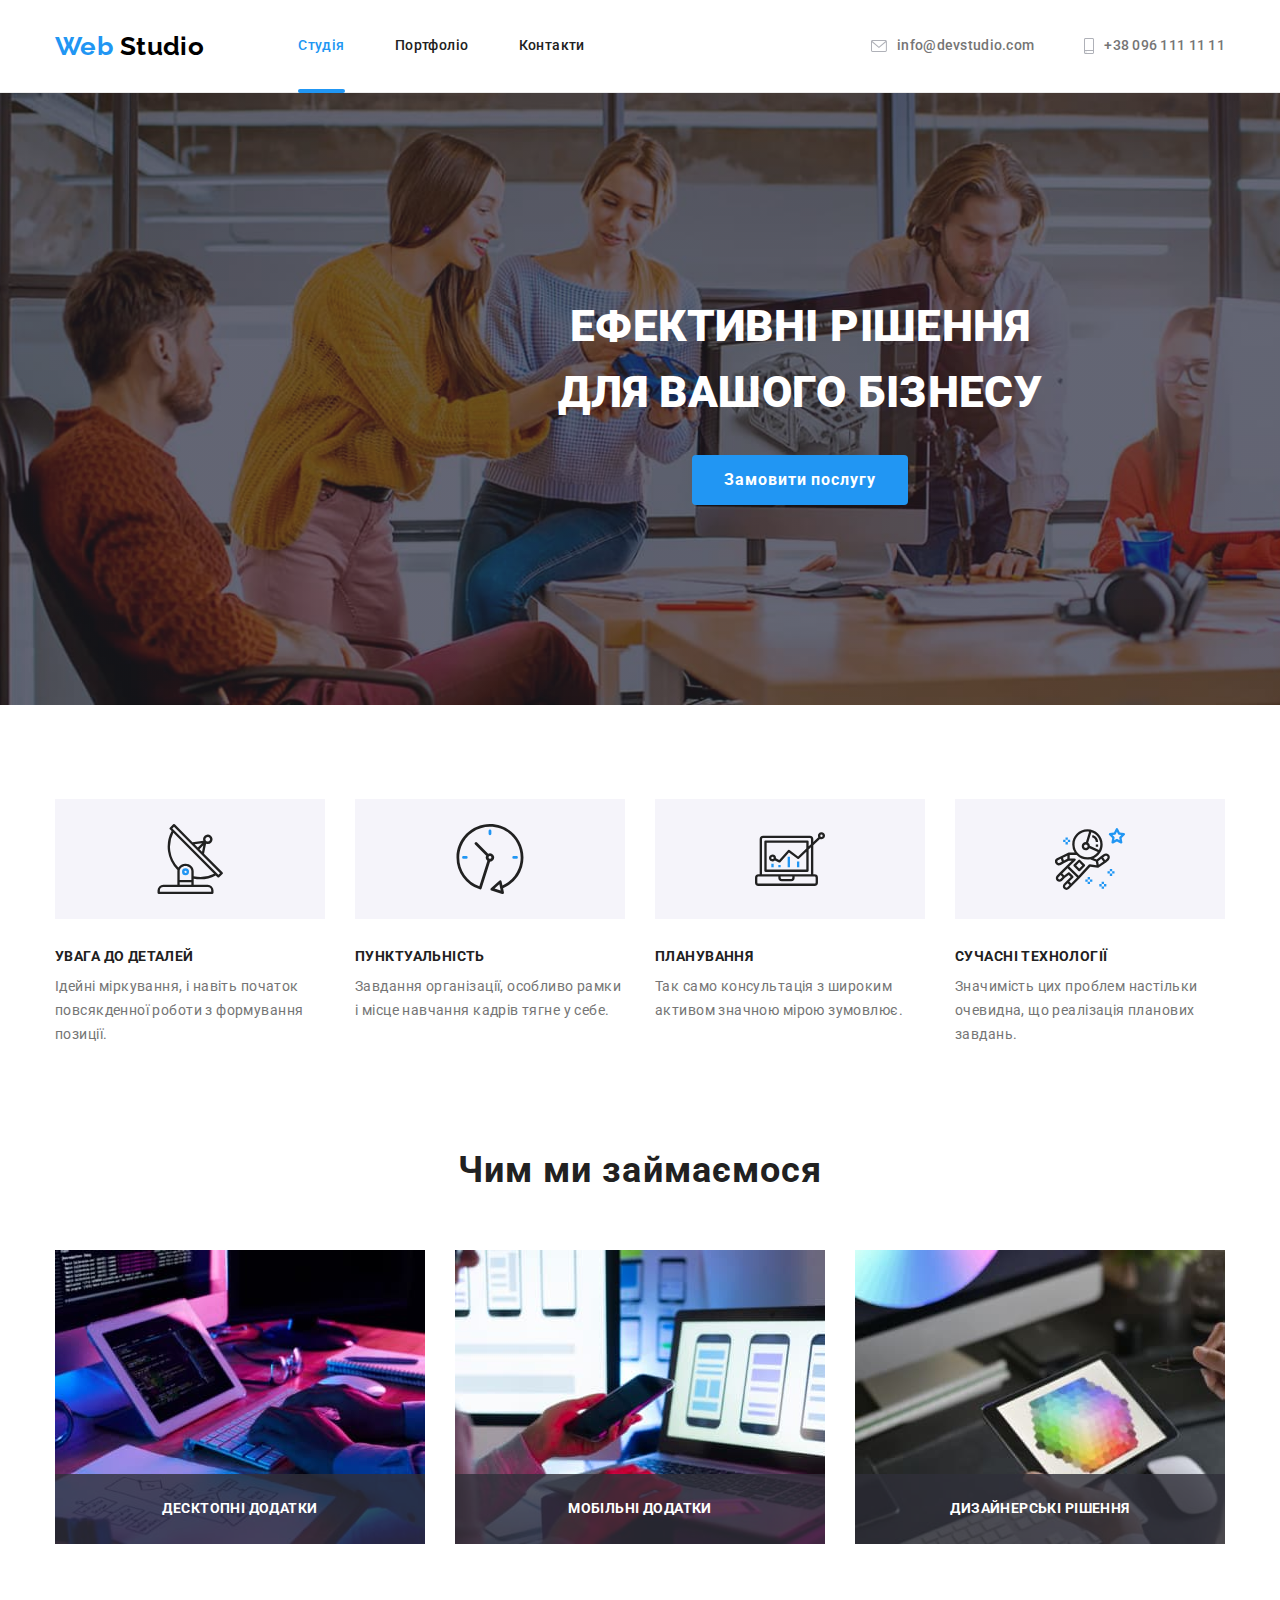
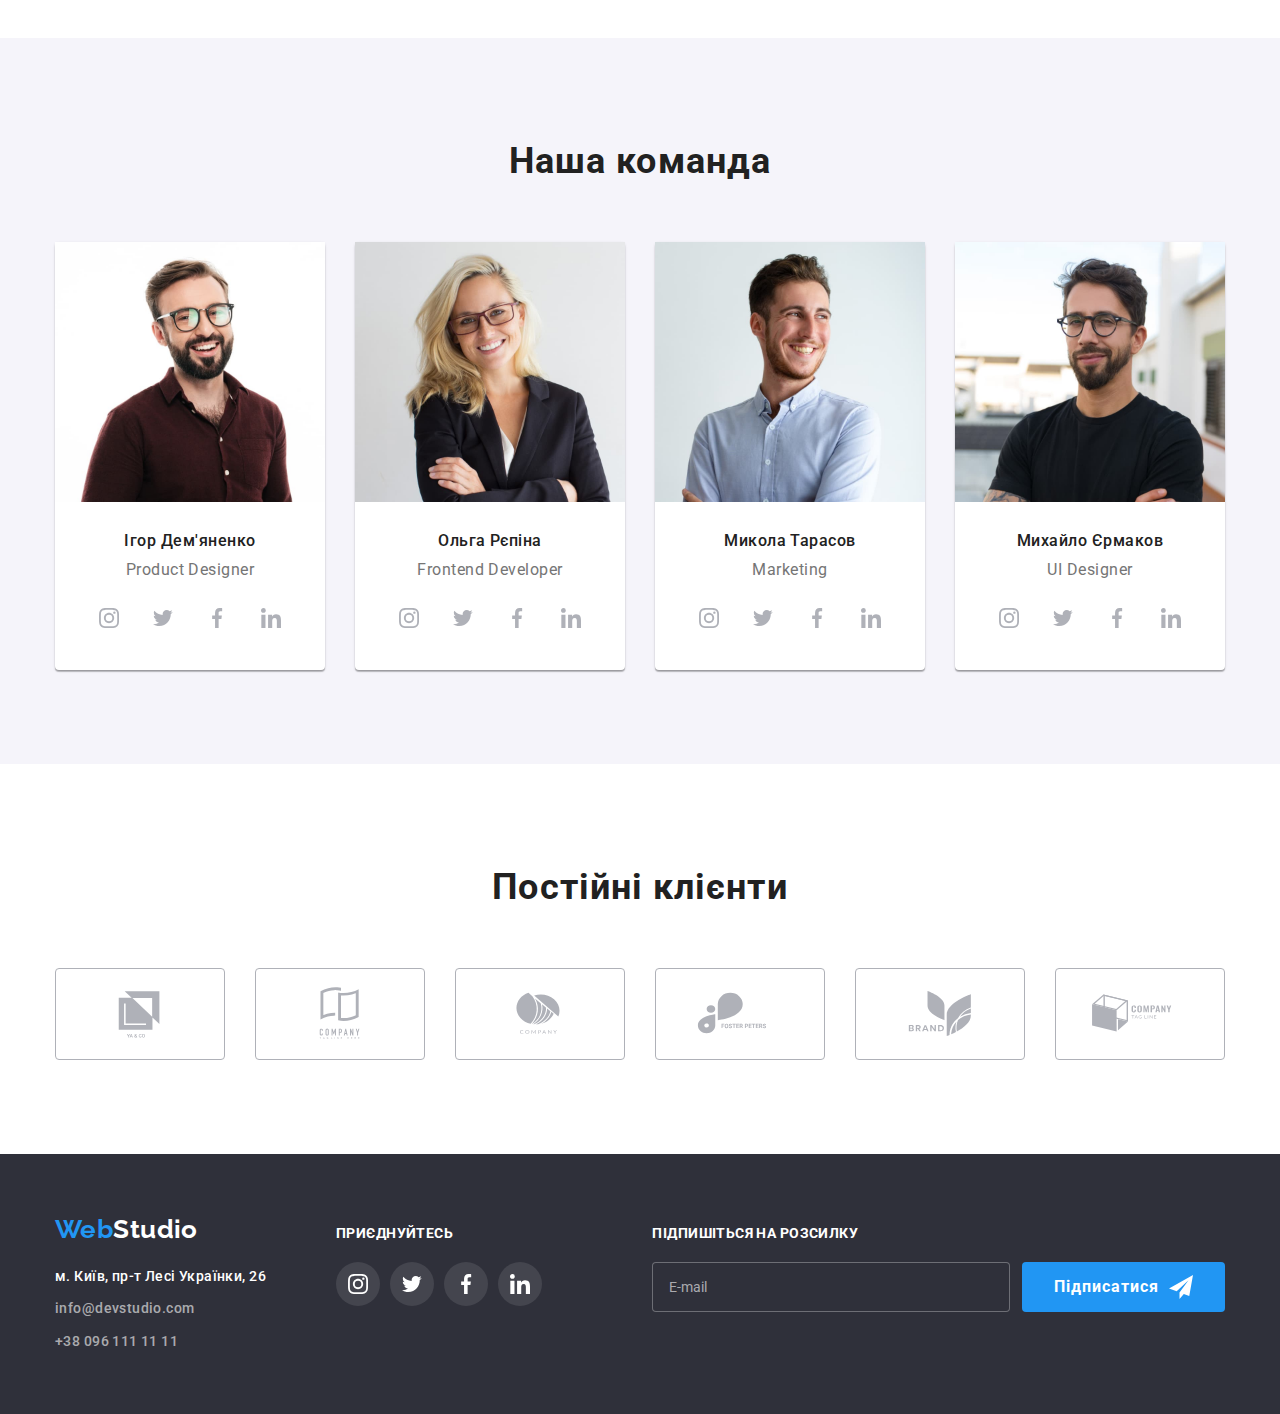
<file: index.html>
<!DOCTYPE html>
<html lang="uk">
  <head>
    <meta charset="UTF-8" />
    <meta http-equiv="X-UA-Compatible" content="IE=edge" />
    <meta name="viewport" content="width=device-width, initial-scale=1.0" />
    <title>webstudio</title>
    <link
      rel="stylesheet"
      href="https://cdn.jsdelivr.net/npm/modern-normalize@1.1.0/modern-normalize.min.css"
    />
    <!-- <link rel="stylesheet" href="./CSS/style.css" /> -->
    <link rel="stylesheet" href="./CSS/main.min.css">
    <link rel="preconnect" href="https://fonts.googleapis.com" />
    <link rel="preconnect" href="https://fonts.gstatic.com" crossorigin />
    <link
      href="https://fonts.googleapis.com/css2?family=Montserrat:wght@400;700&family=Raleway:wght@700&family=Roboto:wght@400;500;700;900&display=swap"
      rel="stylesheet"
    />
  </head>
  <body>
    <header class="page-header border-header">
      <div class="container page-header-container">
        <a class="link logo-site" href="index.html"
          ><span class="logo-first-color">Web</span> Studio</a
        >
        <nav class="header-links">
          <ul class="site-nav list">
            <li class="site-nav__item">
              <a class="link site-nav__link site-nav__link--current" href="./index.html">Студія</a>
            </li>
            <li class="site-nav__item">
              <a class="link site-nav__link" href="./portfolio.html">Портфоліо</a>
            </li>
            <li class="site-nav__item">
              <a class="link site-nav__link" href="">Контакти</a></li>
          </ul>
        </nav>
        <ul class="list header-nav">
          <li class="">
            <a class="link navigation navig" href="mailto:info@devstudio.com"
              ><svg class="nav-icon" width="16" height="12">
                <use href="./images/sprite.svg#icon-envelope"></use></svg
              >info@devstudio.com</a
            >
          </li>
          <li class="">
            <a class="link navigation navig" href="tel:+380961111111"
              ><svg class="nav-icon" width="10" height="16">
                <use href="./images/sprite.svg#icon-smartphone"></use></svg
              >+38 096 111 11 11</a
            >
          </li>
        </ul>
      </div>
    </header>
    <main>
      <section class="section main-theme">
        <div class="container hero">
          <h1 class="first-title">
            Ефективні рішення<br />
            для вашого бізнесу
          </h1>
          <button class="button" type="button" data-modal-open>
            Замовити послугу
          </button>
        </div>
      </section>
      <section class="section">
        <div class="container">
          <h2 class="visually-hidden">Наші переваги</h2>
          <ul class="list benefits">
            <li class="benefits__card">
              <div class="benefit-box">
                <svg class="" height="70" width="70">
                  <use href="./images/sprite.svg#icon-antenna"></use>
                </svg>
              </div>
              <h3 class="title-third-row">Увага до деталей</h3>
              <p>
                Ідейні міркування, і навіть початок повсякденної роботи з
                формування позиції.
              </p>
            </li>
            <li class="benefits__card">
              <div class="benefit-box">
                <svg class="" height="70" width="70">
                  <use href="./images/sprite.svg#icon-clock"></use>
                </svg>
              </div>
              <h3 class="title-third-row">Пунктуальність</h3>
              <p>
                Завдання організації, особливо рамки і місце навчання кадрів
                тягне у себе.
              </p>
            </li>
            <li class="benefits__card">
              <div class="benefit-box">
                <svg class="" height="70" width="70">
                  <use href="./images/sprite.svg#icon-diagram"></use>
                </svg>
              </div>
              <h3 class="title-third-row">Планування</h3>
              <p>
                Так само консультація з широким активом значною мірою зумовлює.
              </p>
            </li>
            <li class="benefits__card">
              <div class="benefit-box">
                <svg class="" height="70" width="70">
                  <use href="./images/sprite.svg#icon-astronaut"></use>
                </svg>
              </div>
              <h3 class="title-third-row">Сучасні технології</h3>
              <p>
                Значимість цих проблем настільки очевидна, що реалізація
                планових завдань.
              </p>
            </li>
          </ul>
        </div>
      </section>
      <section class="section about">
        <div class="container">
          <h2 class="title-second-row">Чим ми займаємося</h2>
          <ul class="list engaged">
            <li class="engaged-element">
              <div class="engaged-img-wrapper">
                <img
                  src="./images/box-1.jpg"
                  alt="writing code"
                  width="370"
                  height="294"
                />
                <p class="engaged-wrapper">Десктопні додатки</p>
              </div>
            </li>
            <li class="engaged-element">
              <div class="engaged-img-wrapper">
                <img
                  src="./images/box-2.jpg"
                  alt="adaptation for gadgets"
                  width="370"
                  height="294"
                />
                <p class="engaged-wrapper">Мобільні додатки</p>
              </div>
            </li>
            <li class="engaged-element">
              <div class="engaged-img-wrapper">
                <img
                  src="./images/box-3.jpg"
                  alt="choice of color theme"
                  width="370"
                  height="294"
                />
                <p class="engaged-wrapper">Дизайнерські рішення</p>
              </div>
            </li>
          </ul>
        </div>
      </section>
      <section class="section third-section">
        <div class="container">
          <h2 class="title-second-row">Наша команда</h2>
          <ul class="members list">
            <li class="member-card element">
              <img
                src="./images/ihor.jpg"
                alt="ihor_denyanenko"
                width="270"
                height="260"
              />
              <div class="description-member">
                <h3 class="name-members-list">Ігор Дем'яненко</h3>
                <p class="professions-list" lang="en">Product Designer</p>
                <ul class="social-list">
                  <li class="social-list-item">
                    <a href="" class="social-list-link link">
                      <svg
                        lang="en"
                        aria-label="instagram icon"
                        class="social-list-icon"
                        width="20"
                        height="20"
                      >
                        <use href="./images/sprite.svg#icon-instagram"></use>
                      </svg>
                    </a>
                  </li>
                  <li class="social-list-item">
                    <a href="" class="social-list-link">
                      <svg
                        lang="en"
                        aria-label="twitter icon"
                        class="social-list-icon"
                        width="20"
                        height="20"
                      >
                        <use href="./images/sprite.svg#icon-twitter"></use>
                      </svg>
                    </a>
                  </li>
                  <li class="social-list-item">
                    <a href="" class="social-list-link">
                      <svg
                        lang="en"
                        aria-label="facebook icon"
                        class="social-list-icon"
                        width="20"
                        height="20"
                      >
                        <use href="./images/sprite.svg#icon-facebook"></use>
                      </svg>
                    </a>
                  </li>
                  <li class="social-list-item">
                    <a href="" class="social-list-link">
                      <svg
                        lang="en"
                        aria-label="linkedin icon"
                        class="social-list-icon"
                        width="20"
                        height="20"
                      >
                        <use href="./images/sprite.svg#icon-linkedin"></use>
                      </svg>
                    </a>
                  </li>
                </ul>
              </div>
            </li>
            <li class="member-card">
              <img
                src="./images/olha.jpg"
                alt="olha_repina"
                width="270"
                height="260"
              />
              <div class="description-member">
                <h3 class="name-members-list">Ольга Рєпіна</h3>
                <p class="professions-list" lang="en">Frontend Developer</p>
                <ul class="social-list">
                  <li class="social-list-item">
                    <a href="" class="social-list-link link">
                      <svg
                        lang="en"
                        aria-label="instagram icon"
                        class="social-list-icon"
                        width="20"
                        height="20"
                      >
                        <use href="./images/sprite.svg#icon-instagram"></use>
                      </svg>
                    </a>
                  </li>
                  <li class="social-list-item">
                    <a href="" class="social-list-link">
                      <svg
                        lang="en"
                        aria-label="twitter icon"
                        class="social-list-icon"
                        width="20"
                        height="20"
                      >
                        <use href="./images/sprite.svg#icon-twitter"></use>
                      </svg>
                    </a>
                  </li>
                  <li class="social-list-item">
                    <a href="" class="social-list-link">
                      <svg
                        lang="en"
                        aria-label="facebook icon"
                        class="social-list-icon"
                        width="20"
                        height="20"
                      >
                        <use href="./images/sprite.svg#icon-facebook"></use>
                      </svg>
                    </a>
                  </li>
                  <li class="social-list-item">
                    <a href="" class="social-list-link">
                      <svg
                        lang="en"
                        aria-label="linkedin icon"
                        width="20"
                        height="20"
                        class="social-list-icon"
                      >
                        <use href="./images/sprite.svg#icon-linkedin"></use>
                      </svg>
                    </a>
                  </li>
                </ul>
              </div>
            </li>
            <li class="member-card">
              <img
                src="./images/mykola.jpg"
                alt="mykola_tarasov"
                width="270"
                height="260"
              />
              <div class="description-member">
                <h3 class="name-members-list">Микола Тарасов</h3>
                <p class="professions-list" lang="en">Marketing</p>
                <ul class="social-list">
                  <li class="social-list-item">
                    <a href="" class="social-list-link link">
                      <svg
                        lang="en"
                        aria-label="instagram icon"
                        class="social-list-icon"
                        width="20"
                        height="20"
                      >
                        <use href="./images/sprite.svg#icon-instagram"></use>
                      </svg>
                    </a>
                  </li>
                  <li class="social-list-item">
                    <a href="" class="social-list-link">
                      <svg
                        lang="en"
                        aria-label="twitter icon"
                        class="social-list-icon"
                        width="20"
                        height="20"
                      >
                        <use href="./images/sprite.svg#icon-twitter"></use>
                      </svg>
                    </a>
                  </li>
                  <li class="social-list-item">
                    <a href="" class="social-list-link">
                      <svg
                        lang="en"
                        aria-label="facebook icon"
                        class="social-list-icon"
                        width="20"
                        height="20"
                      >
                        <use href="./images/sprite.svg#icon-facebook"></use>
                      </svg>
                    </a>
                  </li>
                  <li class="social-list-item">
                    <a href="" class="social-list-link">
                      <svg
                        lang="en"
                        aria-label="linkedin icon"
                        class="social-list-icon"
                        width="20"
                        height="20"
                      >
                        <use href="./images/sprite.svg#icon-linkedin"></use>
                      </svg>
                    </a>
                  </li>
                </ul>
              </div>
            </li>
            <li class="member-card">
              <img
                src="./images/mikhail.jpg"
                alt="mykhail_ermakov"
                width="270"
                height="260"
              />
              <div class="description-member">
                <h3 class="name-members-list">Михайло Єрмаков</h3>
                <p class="professions-list" lang="en">UI Designer</p>
                <ul class="social-list">
                  <li class="social-list-item">
                    <a href="" class="social-list-link link">
                      <svg
                        lang="en"
                        aria-label="instagram icon"
                        class="social-list-icon"
                        width="20"
                        height="20"
                      >
                        <use href="./images/sprite.svg#icon-instagram"></use>
                      </svg>
                    </a>
                  </li>
                  <li class="social-list-item">
                    <a href="" class="social-list-link">
                      <svg
                        lang="en"
                        aria-label="twitter icon"
                        class="social-list-icon"
                        width="20"
                        height="20"
                      >
                        <use href="./images/sprite.svg#icon-twitter"></use>
                      </svg>
                    </a>
                  </li>
                  <li class="social-list-item">
                    <a href="" class="social-list-link">
                      <svg
                        lang="en"
                        aria-label="facebook icon"
                        class="social-list-icon"
                        width="20"
                        height="20"
                      >
                        <use href="./images/sprite.svg#icon-facebook"></use>
                      </svg>
                    </a>
                  </li>
                  <li class="social-list-item">
                    <a href="" class="social-list-link">
                      <svg
                        lang="en"
                        aria-label="linkedin icon"
                        class="social-list-icon"
                        width="20"
                        height="20"
                      >
                        <use href="./images/sprite.svg#icon-linkedin"></use>
                      </svg>
                    </a>
                  </li>
                </ul>
              </div>
            </li>
          </ul>
        </div>
      </section>
      <section class="section">
        <div class="container">
          <h2 class="title-second-row">Постійні клієнти</h2>
          <ul class="client-list">
            <li class="client-list-element">
              <a href="" class="client-list-box">
                <svg class="client-list-icon" width="106" height="60">
                  <use href="./images/sprite.svg#icon-ya-co"></use>
                </svg>
              </a>
            </li>
            <li class="client-list-element">
              <a href="" class="client-list-box">
                <svg class="client-list-icon" width="106" height="60">
                  <use href="./images/sprite.svg#icon-company"></use>
                </svg>
              </a>
            </li>
            <li class="client-list-element">
              <a href="" class="client-list-box">
                <svg class="client-list-icon" width="106" height="60">
                  <use href="./images/sprite.svg#icon-second-company"></use>
                </svg>
              </a>
            </li>
            <li class="client-list-element">
              <a href="" class="client-list-box">
                <svg class="client-list-icon" width="106" height="60">
                  <use href="./images/sprite.svg#icon-foster"></use>
                </svg>
              </a>
            </li>
            <li class="client-list-element">
              <a href="" class="client-list-box">
                <svg class="client-list-icon" width="106" height="60">
                  <use href="./images/sprite.svg#icon-brand"></use>
                </svg>
              </a>
            </li>
            <li class="client-list-element">
              <a href="" class="client-list-box">
                <svg class="client-list-icon" width="106" height="60">
                  <use href="./images/sprite.svg#icon-tag"></use>
                </svg>
              </a>
            </li>
          </ul>
        </div>
      </section>
    </main>
    <footer class="page-footer">
      <div class="container page-footer-main">
        <div class="page-footer">
          <a class="link footer-logo-link block" href="index.html">
            <span class="logo-first-color">Web</span>Studio</a
          >
          <address class="firm-address">
            <ul class="list footer-links-list">
              <li class="link-footer">
                <a
                  class="link footer-adress-link"
                  href="https://goo.gl/maps/CPtrU1FHBa2aNyZL9"
                  target="_blank"
                  rel="noopener noreferrer nofollow"
                  >м. Київ, пр-т Лесі Українки, 26</a
                >
              </li>
              <li class="link-footer">
                <a class="link footer-nav-link" href="mailto:info@devstudio.com"
                  >info@devstudio.com</a
                >
              </li>
              <li class="link-footer">
                <a class="link footer-nav-link" href="tel:+380961111111"
                  >+38 096 111 11 11</a
                >
              </li>
            </ul>
          </address>
        </div>
        <div class="footer-social-element">
          <h2 class="footer-header">Приєднуйтесь</h2>
          <ul class="footer-social-list">
            <li class="footer-social-list-item">
              <a href="" class="footer-social-list-link link">
                <svg
                  lang="en"
                  aria-label="instagram icon"
                  class="footer-social-list-icon"
                  width="20"
                  height="20"
                >
                  <use href="./images/sprite.svg#icon-instagram"></use>
                </svg>
              </a>
            </li>
            <li class="footer-social-list-item">
              <a href="" class="footer-social-list-link">
                <svg
                  lang="en"
                  aria-label="twitter icon"
                  class="footer-social-list-icon"
                  width="20"
                  height="20"
                >
                  <use href="./images/sprite.svg#icon-twitter"></use>
                </svg>
              </a>
            </li>
            <li class="footer-social-list-item">
              <a href="" class="footer-social-list-link">
                <svg
                  lang="en"
                  aria-label="facebook icon"
                  class="footer-social-list-icon"
                  width="20"
                  height="20"
                >
                  <use href="./images/sprite.svg#icon-facebook"></use>
                </svg>
              </a>
            </li>
            <li class="footer-social-list-item">
              <a href="" class="footer-social-list-link">
                <svg
                  lang="en"
                  aria-label="linkedin icon"
                  class="footer-social-list-icon"
                  width="20"
                  height="20"
                >
                  <use href="./images/sprite.svg#icon-linkedin"></use>
                </svg>
              </a>
            </li>
          </ul>
        </div>
        <div class="footer-subscribe-main">
          <p class="footer-header">Підпишіться на розсилку</p>
          <form class="footer-subscribe">
            <label class="footer-form-label">
              <input
                type="email"
                name="email"
                placeholder="E-mail"
                class="footer-form-input"
              />
            </label>
            <button type="submit" class="button footer-button-wrapper">
              Підписатися
              <svg class="icone-send" width="24" height="24">
                <use href="./images/sprite.svg#icon-send"></use>
              </svg>
            </button>
          </form>
        </div>
      </div>
    </footer>
    <div class="backdrop is-hidden" data-modal>
      <div class="modal">
        <button type="button" class="modal-close-btm" data-modal-close>
          <svg class="icon-modal-close" width="18" height="18">
            <use href="./images/sprite.svg#icon-close"></use>
          </svg>
        </button>
        <p class="modal-form-title">Залиште свої данні, ми вам передзвонимо</p>
        <form class="modal-form">
          <label class="modal-form-field">
            <span class="modal-form-field-desc">Ім'я</span>
            <span class="modal-form-input-wrapper">
              <input
                type="text"
                class="modal-form-input"
                required
                name="user-name"
              />
              <svg class="modal-form-input-icon">
                <use href="./images/sprite.svg#icon-person"></use>
              </svg>
            </span>
          </label>
          <label class="modal-form-field">
            <span class="modal-form-field-desc">Телефон</span>
            <span class="modal-form-input-wrapper">
              <input type="tel" class="modal-form-input" required name="tel" />
              <svg class="modal-form-input-icon">
                <use href="./images/sprite.svg#icon-phone"></use>
              </svg>
            </span>
          </label>
          <label class="modal-form-field">
            <span class="modal-form-field-desc">Пошта</span>
            <span class="modal-form-input-wrapper">
              <input type="email" class="modal-form-input" name="email" />
              <svg class="modal-form-input-icon">
                <use href="./images/sprite.svg#icon-email"></use>
              </svg>
            </span>
          </label>
          <label class="modal-form-field">
            <span class="modal-form-field-desc">Коментар</span>
            <textarea
              name="user-comment"
              class="modal-form-comment"
              placeholder="Введіть текст"
            ></textarea>
          </label>
          <label class="modal-form-check-field">
            <input
              type="checkbox"
              class="modal-form-check"
              required
              name="checkbox-agreement"
            />
            <svg class="modal-form-author-checkbox">
              <use
                class="modal-form-own-checkbox-icon"
                href="./images/sprite.svg#icon-vector"
              ></use>
            </svg>
            Погоджуюся з розсилкою та приймаю &nbsp;<a
              href=""
              class="modal-link-contract"
              >Умови договору</a
            >
          </label>
          <button type="submit" class="modal-button-submit">Відправити</button>
        </form>
      </div>
    </div>
    <script src="./js/modal.js"></script>
  </body>
</html>
</file>
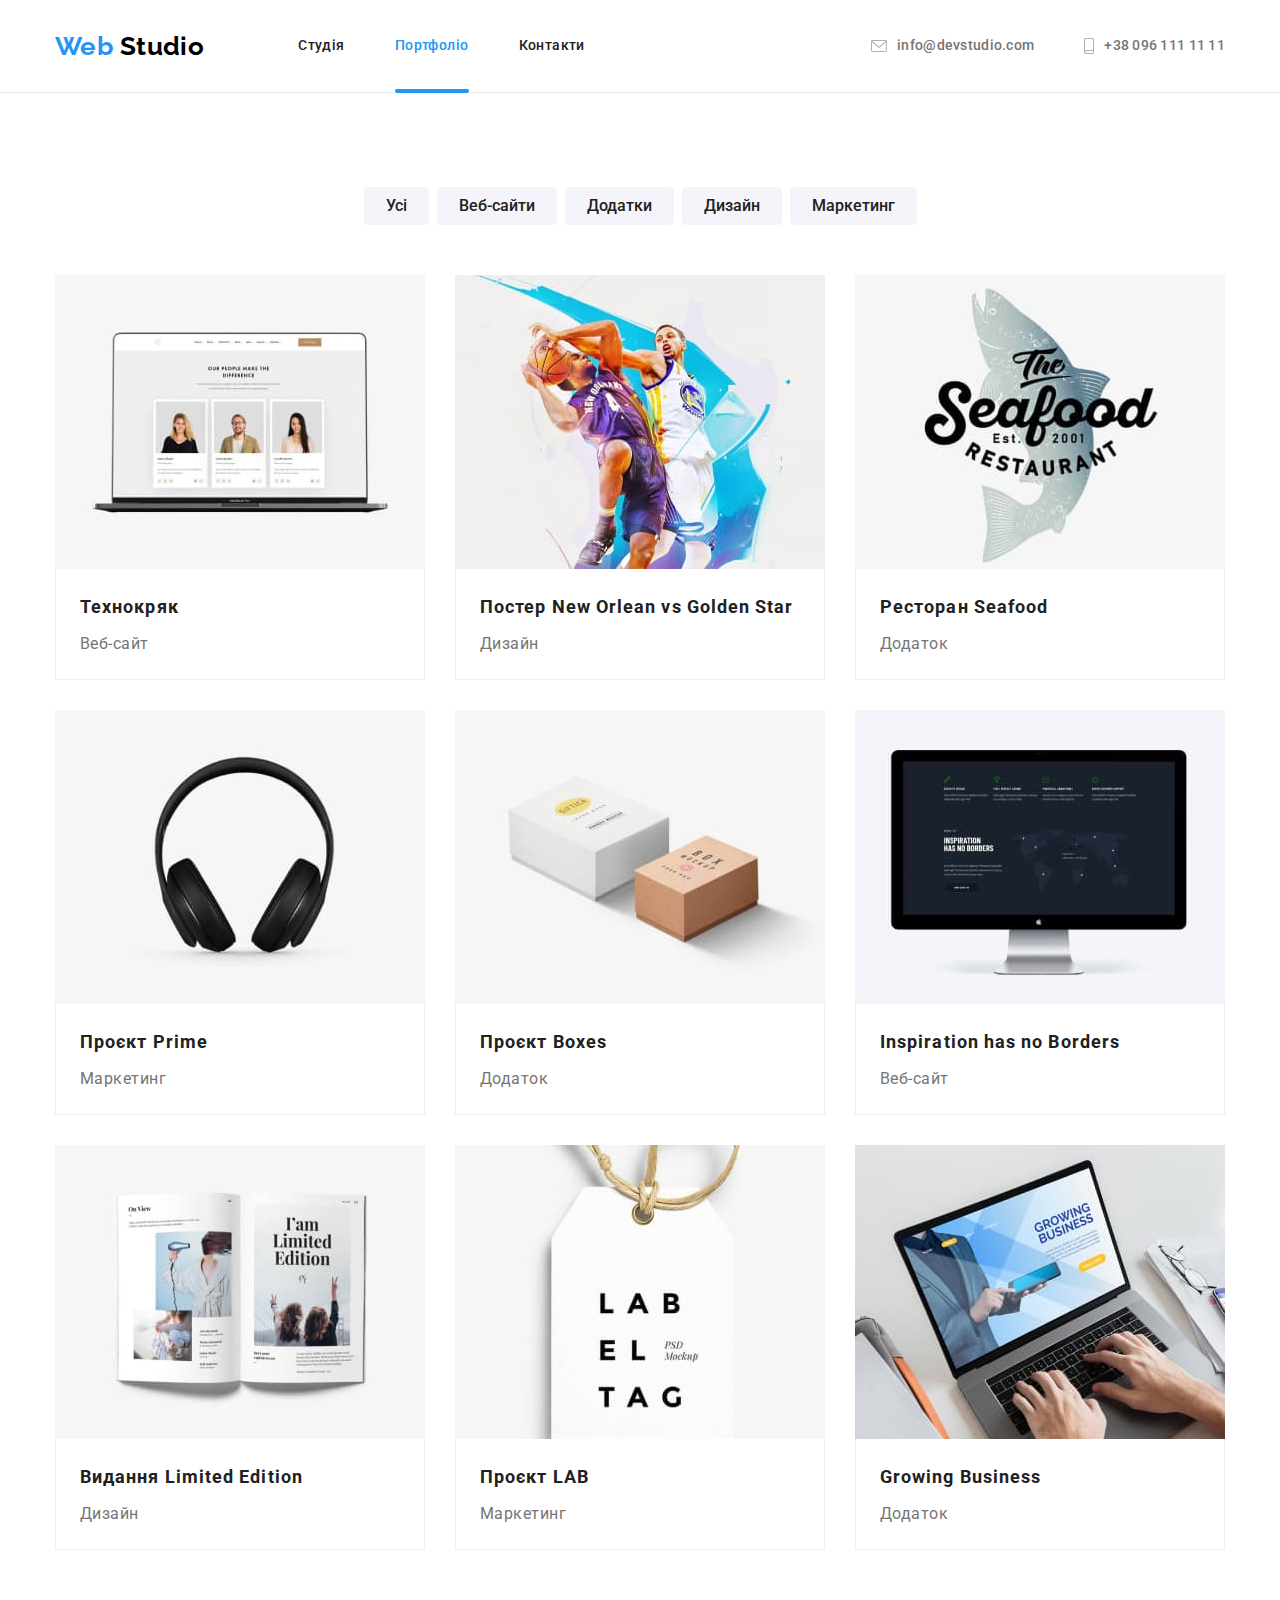
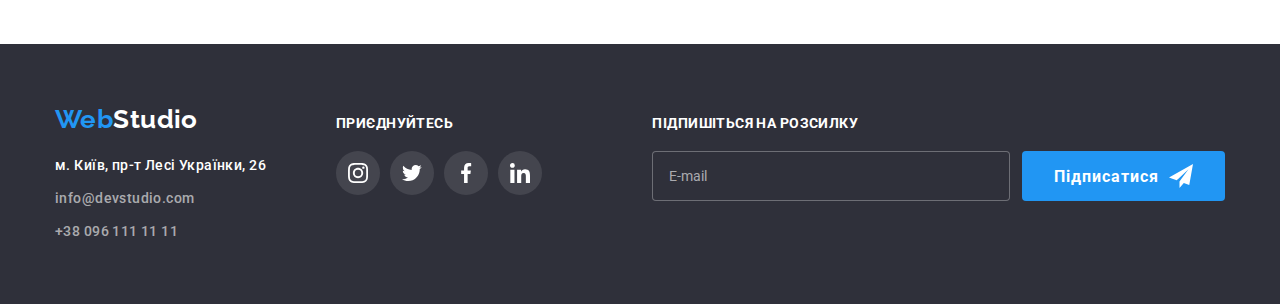
<file: portfolio.html>
<!DOCTYPE html>
<html lang="uk">
  <head>
    <meta charset="UTF-8" />
    <meta http-equiv="X-UA-Compatible" content="IE=edge" />
    <meta name="viewport" content="width=device-width, initial-scale=1.0" />
    <title>portfolio</title>
    <link
      rel="stylesheet"
      href="https://cdn.jsdelivr.net/npm/modern-normalize@1.1.0/modern-normalize.min.css"
    />
    <!-- <link rel="stylesheet" href="./CSS/style.css" /> -->
    <link rel="stylesheet" href="./CSS/main.min.css">
    <link rel="preconnect" href="https://fonts.googleapis.com" />
    <link rel="preconnect" href="https://fonts.gstatic.com" crossorigin />
    <link
      href="https://fonts.googleapis.com/css2?family=Montserrat:wght@400;700&family=Raleway:wght@700&family=Roboto:wght@400;500;700;900&display=swap"
      rel="stylesheet"
    />
  </head>
  <body>
    <header class="page-header border-header">
      <div class="container page-header-container">
        <a class="link logo-site" href="index.html"
          ><span class="logo-first-color">Web</span> Studio</a
        >
        <nav class="header-links">
          <ul class="site-nav list">
            <li class="site-nav__item">
              <a class="link site-nav__link" href="./index.html">Студія</a>
            </li>
            <li class="site-nav__item">
              <a class="link site-nav__link site-nav__link--current" href="./portfolio.html">Портфоліо</a>
            </li>
            <li class="site-nav__item">
              <a class="link site-nav__link" href="">Контакти</a></li>
          </ul>
        </nav>
        <ul class="list header-nav">
          <li class="">
            <a class="link navigation navig" href="mailto:info@devstudio.com"
              ><svg class="nav-icon" width="16" height="12">
                <use href="./images/sprite.svg#icon-envelope"></use></svg
              >info@devstudio.com</a
            >
          </li>
          <li class="">
            <a class="link navigation navig" href="tel:+380961111111"
              ><svg class="nav-icon" width="10" height="16">
                <use href="./images/sprite.svg#icon-smartphone"></use></svg
              >+38 096 111 11 11</a
            >
          </li>
        </ul>
      </div>
    </header>
    <main>
      <section class="section">
        <div class="container">
          <h1 class="visually-hidden">Наші роботи</h1>
          <ul class="list portfolio-button-list indent">
            <li>
              <button class="portfolio-button" type="button">Усі</button>
            </li>
            <li>
              <button class="portfolio-button" type="button">Веб-сайти</button>
            </li>
            <li>
              <button class="portfolio-button" type="button">Додатки</button>
            </li>
            <li>
              <button class="portfolio-button" type="button">Дизайн</button>
            </li>
            <li>
              <button class="portfolio-button" type="button">Маркетинг</button>
            </li>
          </ul>
        </div>
        <div class="container">
          <ul class="list portfolio-icons">
            <li class="flex-element">
              <a class="product-link" href="">
                <div class="product-img-wrapper">
                <img
                  src="./images/technocryak.jpg"
                  alt="laptop"
                  width="370"
                  height="294"
                />
                <p class="overlay">Ресурс пропонує комплексні пропозиції з різним рівнем функціоналу та сервісів. Все це дозволить відвідувачу отримати вичерпні відомості про компанію чи приватну особу.</p></div>
                <div class="product-card">
                  <h2 class="portfolio-titles-list" lang="en">Технокряк</h2>
                  <p class="jobs-description-list">Веб-сайт</p>
                </div></a
              >
            </li>
            <li class="flex-element">
              <a class="product-link" href="">
                <div class="product-img-wrapper">
                  <img
                  src="./images/no-vs-gs.jpg"
                  alt="bassketball"
                  width="370"
                  height="294"
                /><p class="overlay"></p></div>
                <div class="product-card">
                  <h2 class="portfolio-titles-list" lang="en">
                    Постер New Orlean vs Golden Star
                  </h2>
                  <p class="jobs-description-list">Дизайн</p>
                </div></a
              >
            </li>
            <li class="flex-element">
              <a class="product-link" href="">
                <div class="product-img-wrapper">
                  <img
                  src="./images/seafood.jpg"
                  alt="logo-fish"
                  width="370"
                  height="294"
                />
                  <p class="overlay"></p>
                </div>
                <div class="product-card">
                  <h2 class="portfolio-titles-list" lang="en">
                    Ресторан Seafood
                  </h2>
                  <p class="jobs-description-list">Додаток</p>
                </div></a
              >
            </li>
            <li class="flex-element">
              <a class="product-link" href="">
                <div class="product-img-wrapper">
                  <img
                  src="./images/prime.jpg"
                  alt="headfons"
                  width="370"
                  height="294"
                />
                  <p class="overlay"></p>
                </div>
                <div class="product-card">
                  <h2 class="portfolio-titles-list" lang="en">Проєкт Prime</h2>
                  <p class="jobs-description-list">Маркетинг</p>
                </div></a
              >
            </li>
            <li class="flex-element">
              <a class="product-link" href="">
                <div class="product-img-wrapper">
                  <img
                  src="./images/boxes.jpg"
                  alt="boxes"
                  width="370"
                  height="294"
                />
                  <p class="overlay"></p>
                </div>
                <div class="product-card">
                  <h2 class="portfolio-titles-list" lang="en">Проєкт Boxes</h2>
                  <p class="jobs-description-list">Додаток</p>
                </div></a
              >
            </li>
            <li class="flex-element">
              <a class="product-link" href="">
                <div class="product-img-wrapper">
                  <img
                  src="./images/monitor.jpg"
                  alt="monitor"
                  width="370"
                  height="294"
                />
                  <p class="overlay"></p>
                </div>
                <div class="product-card">
                  <h2 class="portfolio-titles-list" lang="en">
                    Inspiration has no Borders
                  </h2>
                  <p class="jobs-description-list">Веб-сайт</p>
                </div></a
              >
            </li>
            <li class="flex-element">
              <a class="product-link" href="">
                <div class="product-img-wrapper">
                  <img
                  src="./images/limited-edition.jpg"
                  alt="book"
                  width="370"
                  height="294"
                />
                  <p class="overlay"></p>
                </div>
                <div class="product-card">
                  <h2 class="portfolio-titles-list" lang="en">
                    Видання Limited Edition
                  </h2>
                  <p class="jobs-description-list">Дизайн</p>
                </div></a
              >
            </li>
            <li class="flex-element">
              <a class="product-link" href="">
                <div class="product-img-wrapper">
                  <img
                  src="./images/lab.jpg"
                  alt="logo-lab"
                  width="370"
                  height="294"
                />
                  <p class="overlay"></p>
                </div>
                <div class="product-card">
                  <h2 class="portfolio-titles-list" lang="en">Проєкт LAB</h2>
                  <p class="jobs-description-list">Маркетинг</p>
                </div></a
              >
            </li>
            <li class="flex-element">
              <a class="product-link" href="">
                <div class="product-img-wrapper">
                  <img
                  src="./images/growing-busines.jpg"
                  alt="application-on-device"
                  width="370"
                  height="294"
                />
                  <p class="overlay"></p>
                </div>
                <div class="product-card">
                  <h2 class="portfolio-titles-list" lang="en">
                    Growing Business
                  </h2>
                  <p class="jobs-description-list">Додаток</p>
                </div></a
              >
            </li>
          </ul>
        </div>
      </section>
    </main>
    <footer class="page-footer">
      <div class="container page-footer-main">
        <div class="page-footer">
          <a class="link footer-logo-link block" href="index.html">
            <span class="logo-first-color">Web</span>Studio</a
          >
          <address class="firm-address">
            <ul class="list footer-links-list">
              <li class="link-footer">
                <a
                  class="link footer-adress-link"
                  href="https://goo.gl/maps/CPtrU1FHBa2aNyZL9"
                  target="_blank"
                  rel="noopener noreferrer nofollow"
                  >м. Київ, пр-т Лесі Українки, 26</a
                >
              </li>
              <li class="link-footer">
                <a class="link footer-nav-link" href="mailto:info@devstudio.com"
                  >info@devstudio.com</a
                >
              </li>
              <li class="link-footer">
                <a class="link footer-nav-link" href="tel:+380961111111"
                  >+38 096 111 11 11</a
                >
              </li>
            </ul>
          </address>
        </div>
        <div class="footer-social-element">
          <h2 class="footer-header">Приєднуйтесь</h2>
          <ul class="footer-social-list">
            <li class="footer-social-list-item">
              <a href="" class="footer-social-list-link link">
                <svg
                  lang="en"
                  aria-label="instagram icon"
                  class="footer-social-list-icon"
                  width="20"
                  height="20"
                >
                  <use href="./images/sprite.svg#icon-instagram"></use>
                </svg>
              </a>
            </li>
            <li class="footer-social-list-item">
              <a href="" class="footer-social-list-link">
                <svg
                  lang="en"
                  aria-label="twitter icon"
                  class="footer-social-list-icon"
                  width="20"
                  height="20"
                >
                  <use href="./images/sprite.svg#icon-twitter"></use>
                </svg>
              </a>
            </li>
            <li class="footer-social-list-item">
              <a href="" class="footer-social-list-link">
                <svg
                  lang="en"
                  aria-label="facebook icon"
                  class="footer-social-list-icon"
                  width="20"
                  height="20"
                >
                  <use href="./images/sprite.svg#icon-facebook"></use>
                </svg>
              </a>
            </li>
            <li class="footer-social-list-item">
              <a href="" class="footer-social-list-link">
                <svg
                  lang="en"
                  aria-label="linkedin icon"
                  class="footer-social-list-icon"
                  width="20"
                  height="20"
                >
                  <use href="./images/sprite.svg#icon-linkedin"></use>
                </svg>
              </a>
            </li>
          </ul>
        </div>
        <div class="footer-subscribe-main">
          <p class="footer-header">Підпишіться на розсилку</p>
          <form class="footer-subscribe">
            <label class="footer-form-label">
              <input
                type="email"
                name="email"
                placeholder="E-mail"
                class="footer-form-input"
              />
            </label>
            <button type="submit" class="button footer-button-wrapper">
              Підписатися
              <svg class="icone-send" width="24" height="24">
                <use href="./images/sprite.svg#icon-send"></use>
              </svg>
            </button>
          </form>
        </div>
      </div>
    </footer>
  </body>
</html>
</file>
<file: CSS/style.css>
/* ----------------------------------header--------------- */


/* --------------------site-main------------- */


/* -------------------button-settings----------- */


/* -------------------------------Titles---------------- */

/* <--------------------------------backdrop-------------> */


/* <------------------------modal------------------------> */
/* <----------------------------modal form-------------> */

/* ------------------------footer----------------------- */

/* -----------------portfolio page--------------- */
</file>
<file: CSS/main.min.css>
:root{--text-colour:#757575;--titles-colour:#212121;--header-bcg-color:#FFFFFF;--firssecond-bcg-color:#F5F5F5;--portfolio-bottom-color:#F5F4FA ;--footer-bcg-color:#2F303A ;--logo-button-color:#2196F3;--active-button-color:#188CE8;--footer-bigtext-color:#ffffff;--footer-navtext-color: rgba(255,255,255,0.6);--icons-color:#AFB1B8;--transition-dur-and-func: 250ms cubic-bezier(0.4, 0, 0.2, 1)}*,*::before,*::after{box-sizing:border-box}body{font-family:"Roboto","Montserrat",sans-serif;font-size:14px;line-height:1.71;letter-spacing:.03em;color:var(--text-colour)}img{display:block;max-width:100%;height:auto}h1,h2,h3,a,p{margin-top:0;margin-bottom:0;text-decoration:none}ul,li{margin-top:0;margin-bottom:0;padding-left:0;margin-left:0;list-style:none}.section{padding-top:94px;padding-bottom:94px}.visually-hidden{position:absolute;white-space:nowrap;width:1px;height:1px;overflow:hidden;border:0;padding:0;clip:rect(0 0 0 0);clip-path:inset(50%);margin:-1px}.portfolio-button-list,.portfolio-icons,.footer-subscribe,.page-footer-main,.engaged,.members,.benefits,.client-list,.benefit-box,.navig,.header-nav,.page-header-container{display:flex;flex-direction:row}.button{font-family:"Roboto",sans-serif;font-weight:700;font-size:16px;line-height:1.87;display:flex;align-items:center;text-align:center;letter-spacing:.06em;background-color:var(--logo-button-color);color:var(--header-bcg-color);border:0;padding:10px 32px;border-radius:4px;transition:color var(--transition-dur-and-func),background-color var(--transition-dur-and-func)}.button:hover,.button:focus{background-color:var(--active-button-color);color:var(--header-bcg-color);cursor:pointer}.portfolio-button{font-family:"Roboto",sans-serif;font-weight:500;font-size:16px;line-height:1.62;background-color:var(--portfolio-bottom-color);color:var(--titles-colour);transition:color var(--transition-dur-and-func),background-color var(--transition-dur-and-func),box-shadow var(--transition-dur-and-func)}.portfolio-button:hover,.portfolio-button:focus{cursor:pointer;background-color:var(--logo-button-color);color:var(--header-bcg-color);box-shadow:0px 3px 1px rgba(0,0,0,.1),0px 1px 2px rgba(0,0,0,.08),0px 2px 2px rgba(0,0,0,.12)}.social-list{display:flex;justify-content:center;column-gap:10px}.social-list-icon{text-decoration:none;fill:var(--icons-color);transition:fill var(--transition-dur-and-func)}.social-list-link{display:flex;justify-content:center;align-items:center;width:44px;height:44px;border-radius:50%;background-color:var(--header-bcg-color);transition:background-color var(--transition-dur-and-func)}.social-list-link:hover,.social-list-link:focus{background-color:var(--logo-button-color)}.social-list-link:hover .social-list-icon,.social-list-link:focus .social-list-icon{fill:var(--header-bcg-color)}.first-title{font-family:"Roboto",sans-serif;font-weight:900;font-size:44px;line-height:1.5;text-transform:uppercase;color:var(--footer-bigtext-color);margin-bottom:30px}.title-second-row{font-family:"Roboto",sans-serif;font-weight:700;font-size:36px;line-height:1.66;text-align:center;letter-spacing:.03em;color:var(--titles-colour);margin-bottom:50px}.title-third-row{font-family:"Roboto",sans-serif;font-weight:700;font-size:14px;line-height:1.14;letter-spacing:.03em;text-transform:uppercase;color:var(--titles-colour);text-transform:uppercase;margin-bottom:10px}.page-header{background-color:var(--header-bcg-color)}.page-header-container{justify-content:space-between;align-items:center}.header-nav{margin-left:auto;gap:50px}.site-nav{display:flex}.site-nav .site-nav__item{padding-top:34px;padding-bottom:34px}.site-nav .site-nav__item+.site-nav__item{margin-left:50px}.navig{justify-content:center;align-items:center}.logo-site{margin-right:94px}.link.logo-site{font-family:"Raleway",sans-serif;font-weight:700;font-size:26px;line-height:1.19;color:#000}.link{transition:color var(--transition-dur-and-func),background-color var(--transition-dur-and-func)}.logo-first-color{color:var(--logo-button-color)}.border-header{border-bottom-width:1px;border-bottom-color:#ececec;border-bottom-style:solid}.header-nav{justify-content:center;align-items:center}.nav-icon{text-decoration:none;fill:var(--icons-color);margin-right:10px;transition:var(--transition-dur-and-func)}.link:hover .nav-icon,.link:focus .nav-icon{fill:var(--logo-button-color)}.link.site-nav__link--current{color:var(--logo-button-color)}.site-nav__item{position:relative}.site-nav__link--current::after{content:"";position:absolute;left:0;bottom:-1px;display:block;width:100%;height:4px;border-radius:2px;background-color:var(--logo-button-color)}.container{width:1200px;margin-left:auto;margin-right:auto;padding-left:15px;padding-right:15px}.about{padding-top:0}.section.about{padding-top:0}.link{font-family:"Roboto",sans-serif;font-weight:500;font-size:14px;line-height:1.14;text-decoration:none;color:var(--titles-colour)}.link:hover,.link:focus{color:var(--logo-button-color)}.hero{display:flex;flex-direction:column;align-items:center}.header-links~.link{font-family:"Roboto",sans-serif;font-weight:500;font-size:14px;line-height:1.14;letter-spacing:.02em;color:var(--titles-text-colour)}.navigation{font-family:"Roboto",sans-serif;font-weight:500;font-size:14px;line-height:1.14;letter-spacing:.02em;color:var(--first-text-colour)}.list{list-style:none}.main-theme{background-color:var(--footer-bcg-color);text-align:center;padding-top:200px;padding-bottom:200px;background-image:linear-gradient(rgba(47, 48, 58, 0.4), rgba(47, 48, 58, 0.4)),url("../images/hero-img.jpg");background-size:contain;background-position:center;background-size:cover;width:1600px;background-repeat:no-repeat;margin:0 auto}.benefit-box{height:120px;justify-content:center;align-items:center;background-color:var(--portfolio-bottom-color);margin-bottom:30px}.first-section{display:flex;background-color:var(--firssecond-bcg-color)}.third-section{background-color:var(--portfolio-bottom-color)}.client-list-element{width:calc((100% - 150px)/6)}.client-list{justify-content:center;align-items:center;column-gap:30px}.client-list-icon{fill:var(--icons-color);transition:fill var(--transition-dur-and-func)}.client-list-box{display:flex;justify-content:center;align-items:center;height:92px;border:1px solid #afb1b8;border-radius:4px;transition:border var(--transition-dur-and-func)}.client-list-box:hover,.client-list-box:focus{fill:var(--logo-button-color);border:1px solid var(--logo-button-color)}.client-list-box:hover .client-list-icon,.client-list-box:focus .client-list-icon{fill:var(--logo-button-color)}.benefits{align-items:flex-start;gap:30px}.benefits__card{width:calc((100% - 90px)/4)}.description-member{padding-top:30px;padding-bottom:30px}.member-card{width:calc((100% - 90px)/4);margin-right:30px;border:1px solid color var(--text-colour);background-color:var(--header-bcg-color)}.member-card:last-child{margin-right:0}.member-card{border-radius:4px;box-shadow:0px 1px 3px rgba(0,0,0,.12),0px 1px 1px rgba(0,0,0,.14),0px 2px 1px rgba(0,0,0,.2)}.engaged-element{width:calc((100% - 60px)/3);margin-right:30px}.engaged-element:last-child{margin-right:0}.name-members-list{font-family:"Roboto",sans-serif;font-weight:500;font-size:16px;line-height:1.18;text-align:center;letter-spacing:.03em;color:var(--titles-colour);margin-bottom:10px}.professions-list{font-size:16px;line-height:1.18;text-align:center;letter-spacing:.03em;color:var(--text-colour);margin-bottom:16px}.block{display:inline-block;padding-right:0}.page-footer-main{justify-content:flex-start;align-items:baseline;padding-top:60px;padding-bottom:60px;column-gap:70px}.footer-header{text-transform:uppercase;font-family:"Roboto",sans-serif;font-size:14px;font-weight:700;line-height:1.14;margin-bottom:20px}.footer-logo-link{font-family:"Raleway",sans-serif;font-weight:700;font-size:26px;line-height:1.19;color:var(--footer-bigtext-color);margin-bottom:20px}.page-footer{background-color:var(--footer-bcg-color);color:var(--footer-bigtext-color)}.firm-address{display:flex;font-style:normal;padding-right:0}.footer-links-list{display:inline-block}.footer-links-list>li:not(:last-child){margin-bottom:9px}.footer-adress-link{color:var(--footer-bigtext-color)}.footer-nav-link{color:var(--footer-navtext-color)}.footer-social-list{display:flex;justify-content:center;column-gap:10px}.footer-social-list-icon{text-decoration:none;fill:var(--footer-bigtext-color)}.footer-social-list-link{display:flex;align-items:center;justify-content:center;width:44px;height:44px;border-radius:50%;background-color:rgba(255,255,255,.1);transition:background-color var(--transition-dur-and-func)}.footer-social-list-link:hover,.footer-social-list-link:focus{background-color:var(--logo-button-color)}.footer-social-list-link:hover .footer-social-list-icon,.footer-social-list-link:focus .footer-social-list-icon{fill:var(--header-bcg-color)}.footer-subscribe{column-gap:12px;height:50px}.footer-form-input{background-color:var(--footer-bcg-color);color:#fff;border:1px solid rgba(33,150,243,0);border:1px solid rgba(255,255,255,.3);border-radius:4px;box-shadow:0,4,4 rgba(0,0,0,.15);height:100%;width:358px;padding-left:16px}.footer-form-input::placeholder{color:rgba(255,255,255,.6)}.icone-send{fill:var(--footer-bigtext-color);margin-left:10px}.footer-subscribe-main{margin-left:auto}.modal-link-contract{color:var(--logo-button-color);text-decoration:underline}.modal-link-contract:hover{text-decoration:none}.user-comment{font-size:12px;color:#000}.backdrop{position:fixed;top:0;left:0;z-index:100;width:100%;height:100%;background-color:rgba(0,0,0,.2);transition:opacity 250ms ease,visibility 250ms ease}.backdrop.is-hidden{opacity:0;pointer-events:none}.modal{position:absolute;top:50%;left:50%;transform:var(--transition-dur-and-func);transform:translate(-50%, -50%);padding:40px;width:528px;background-color:#fff}.modal-close-btm{position:absolute;top:8px;right:8px;display:flex;align-items:center;justify-content:center;width:30px;height:30px;border-radius:50%;padding:0;background-color:rgba(0,0,0,0);transition:fill var(--transition-dur-and-func);border:1px solid rgba(0,0,0,.1)}.modal-close-btm:hover{fill:var(--logo-button-color);cursor:pointer}.modal-form-title{font-family:"Roboto",sans-serif;font-weight:700;font-size:20px;line-height:1.15;text-align:center;letter-spacing:.03em;color:var(--titles-colour);margin-bottom:12px}.modal-form{display:flex;flex-direction:column}.modal-form-field-desc{font-family:"Roboto",sans-serif;font-style:normal;font-weight:400;font-size:12px;line-height:14px;margin-bottom:4px}.modal-form-field-desc{display:block}.modal-form-field{margin-bottom:10px}.modal-form-comment{width:100%}.modal-form-input-icon{position:absolute;top:50%;left:12px;transform:translateY(-50%);display:block;width:18px;height:18px;transition:var(--transition-dur-and-func)}.footer-button-wrapper{position:relative}.submit-footer-botton-icon{content:"";position:absolute;top:50%;right:0;transform:translateX(-50%);display:block}.modal-form-input{width:100%;height:40px;border-radius:4px;border:1px solid rgba(33,33,33,.2);padding-left:42px;transition:var(--transition-dur-and-func)}.modal-form-input{font-size:12px}.modal-form-input:focus+.modal-form-input-icon{fill:var(--logo-button-color)}.modal-form-input:focus{border-color:var(--logo-button-color);outline:none}.modal-form-input-wrapper{display:block;position:relative}.modal-form-comment{width:100%;height:120px;border-radius:4px;border:1px solid rgba(33,33,33,.2);padding:12px 16px;resize:none;transition:border-color var(--transition-dur-and-func)}.modal-form-comment{font-size:12px;color:#000}.modal-form-comment:focus{outline:none;border-color:var(--logo-button-color)}.modal-form-comment::placeholder{color:rgba(177,177,177,.5)}.modal-form-check-field{display:flex;align-items:center;margin-bottom:30px}.modal-form-author-checkbox{height:15px;width:16px;border:2px solid var(--titles-colour);border-radius:2px;cursor:pointer;margin-right:7px}.modal-form-check{position:absolute;appearance:none}.modal-form-check:checked+.modal-form-author-checkbox{background-color:var(--logo-button-color);border:none}.modal-form-check:checked+.modal-form-author-checkbox .modal-form-own-checkbox-icon{display:block}.modal-form-check:focus+.modal-form-author-checkbox{box-shadow:0 0 0 2px rgba(0,0,255,.5)}.modal-button-submit{display:flex;align-self:center;font-family:"Roboto",sans-serif;font-weight:700;font-size:16px;line-height:1.87;display:flex;align-items:center;text-align:center;letter-spacing:.06em;height:50px;width:200px;background-color:var(--logo-button-color);color:var(--header-bcg-color);box-shadow:0px 4px 4px rgba(0,0,0,.25);border:0;padding:10px 52px;border-radius:4px;transition:color var(--transition-dur-and-func),background-color var(--transition-dur-and-func)}.modal-button-submit:hover,.modal-button-submit:focus{background-color:var(--active-button-color);color:var(--header-bcg-color);cursor:pointer}.portfolio-icons{flex-wrap:wrap;gap:30px}.product-card{padding-top:20px;padding-right:24px;padding-bottom:20px;padding-left:24px;border-right-width:1px;border-right-style:solid;border-right-color:#eee;border-bottom-width:1px;border-bottom-style:solid;border-bottom-color:#eee;border-left-width:1px;border-left-style:solid;border-left-color:#eee}.product-link{display:inline-block;transition:box-shadow var(--transition-dur-and-func)}.product-link:hover,.product-link:focus{box-shadow:0px 4px 4px 0px rgba(0,0,0,.25)}.flex-element{width:calc((100% - 60px)/3)}.flex-element:nth-child(3n){margin-right:0}.product-img-wrapper{position:relative;overflow:hidden}.overlay{position:absolute;top:0;left:0;height:100%;width:100%;padding-left:24px;padding-right:24px;line-height:1.55;background-color:rgba(33,150,243,.9);color:var(--footer-bigtext-color);overflow:auto;transform:translateY(100%);transition:var(--transition-dur-and-func)}.product-link:hover .overlay,.product-link:focus .overlay{transform:translateY(0%)}.overlay{display:flex;align-items:center;position:absolute;font-family:"Roboto",sans-serif;font-weight:400;font-size:18px;line-height:28px;letter-spacing:.03em}.engaged-img-wrapper{position:relative}.engaged-wrapper{position:absolute;right:0;bottom:0;height:70px;width:100%;line-height:1.55;background-color:rgba(47,48,58,.8);color:var(--footer-bigtext-color);overflow:auto}.engaged-wrapper{display:flex;justify-content:center;align-items:center;font-family:"Roboto",sans-serif;font-weight:700;font-size:14px;line-height:1.14;letter-spacing:.03em;text-transform:uppercase;font-style:normal}.portfolio-hero{background-color:var(--header-bcg-color)}.portfolio-titles-list{font-family:"Roboto",sans-serif;font-weight:700;font-size:18px;line-height:2;letter-spacing:.06em;color:var(--titles-colour);margin-bottom:4px}.jobs-description-list{font-size:16px;line-height:1.87;letter-spacing:.03em;color:var(--text-colour)}.portfolio-button-list{justify-content:center;gap:8px;align-items:baseline}.portfolio-button{border:0;border-radius:4px;padding:6px 22px}.indent{margin-bottom:50px}/*# sourceMappingURL=main.min.css.map */
</file>
